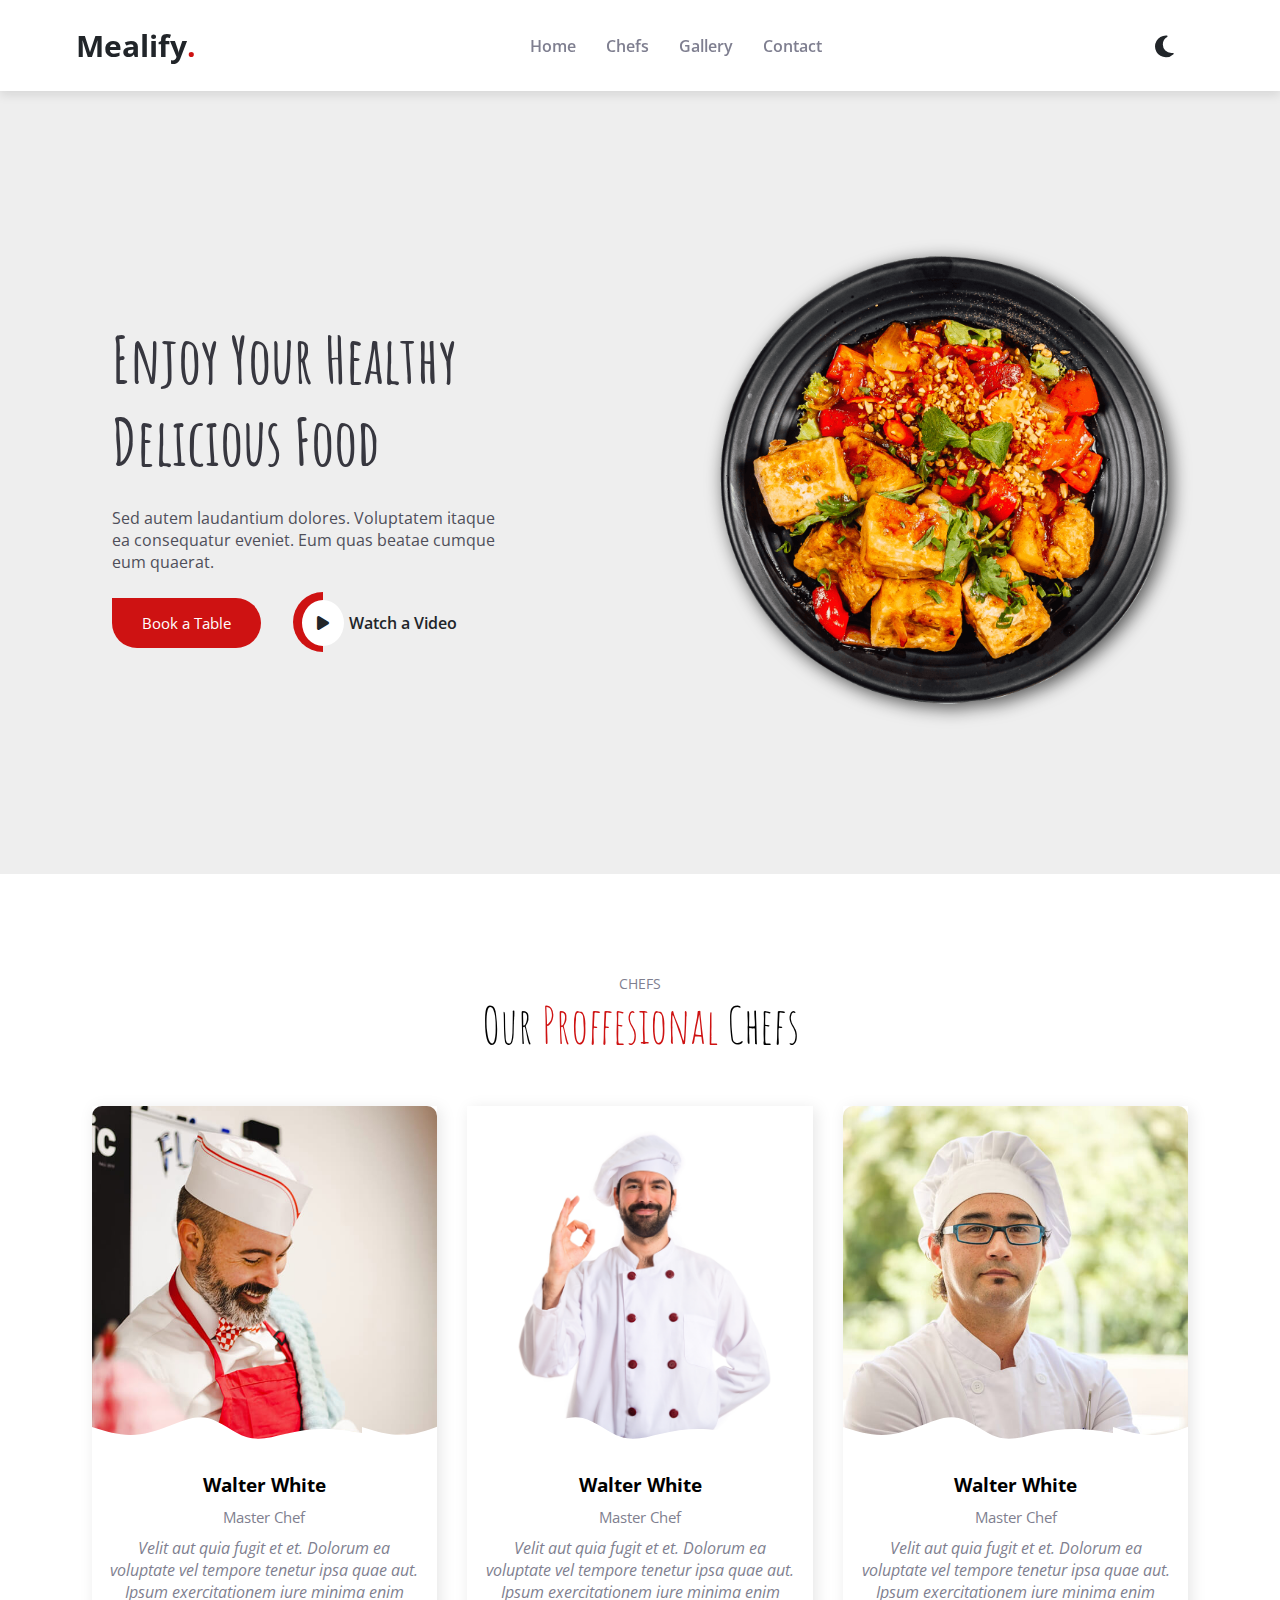
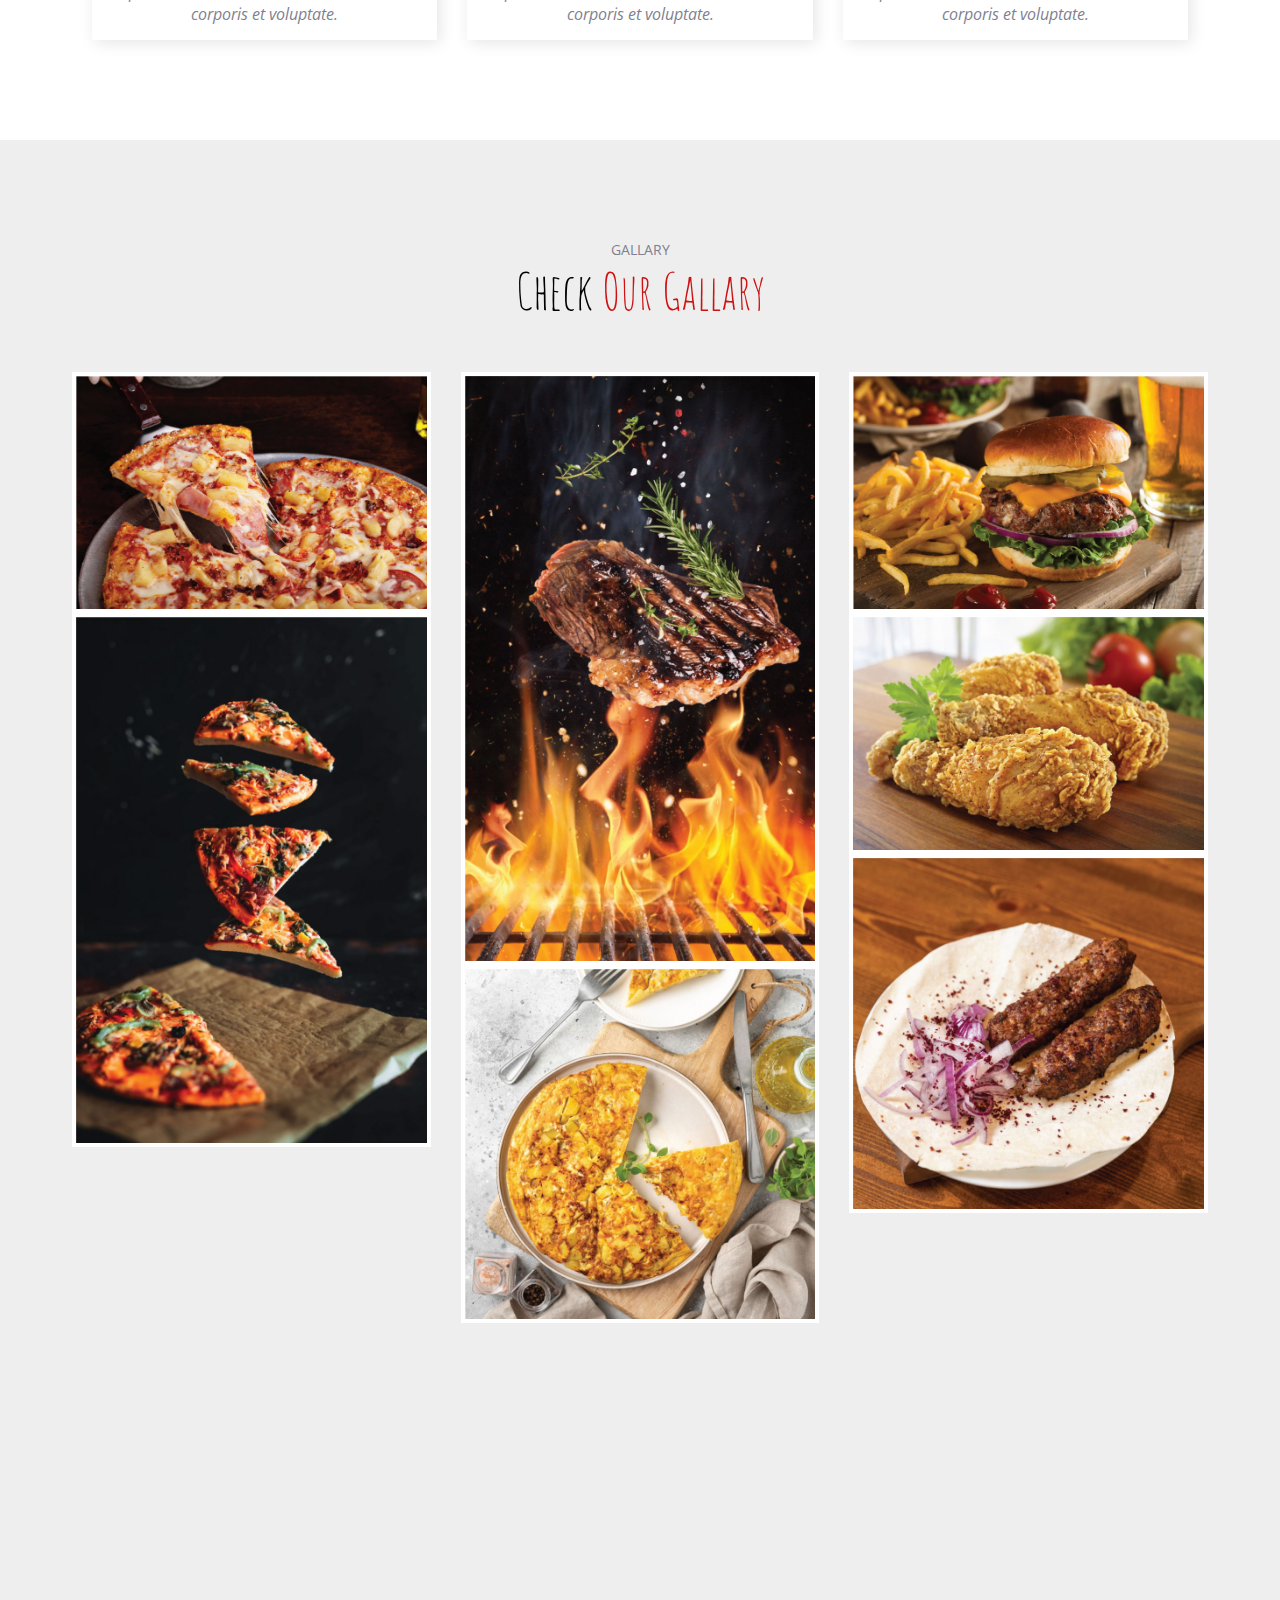
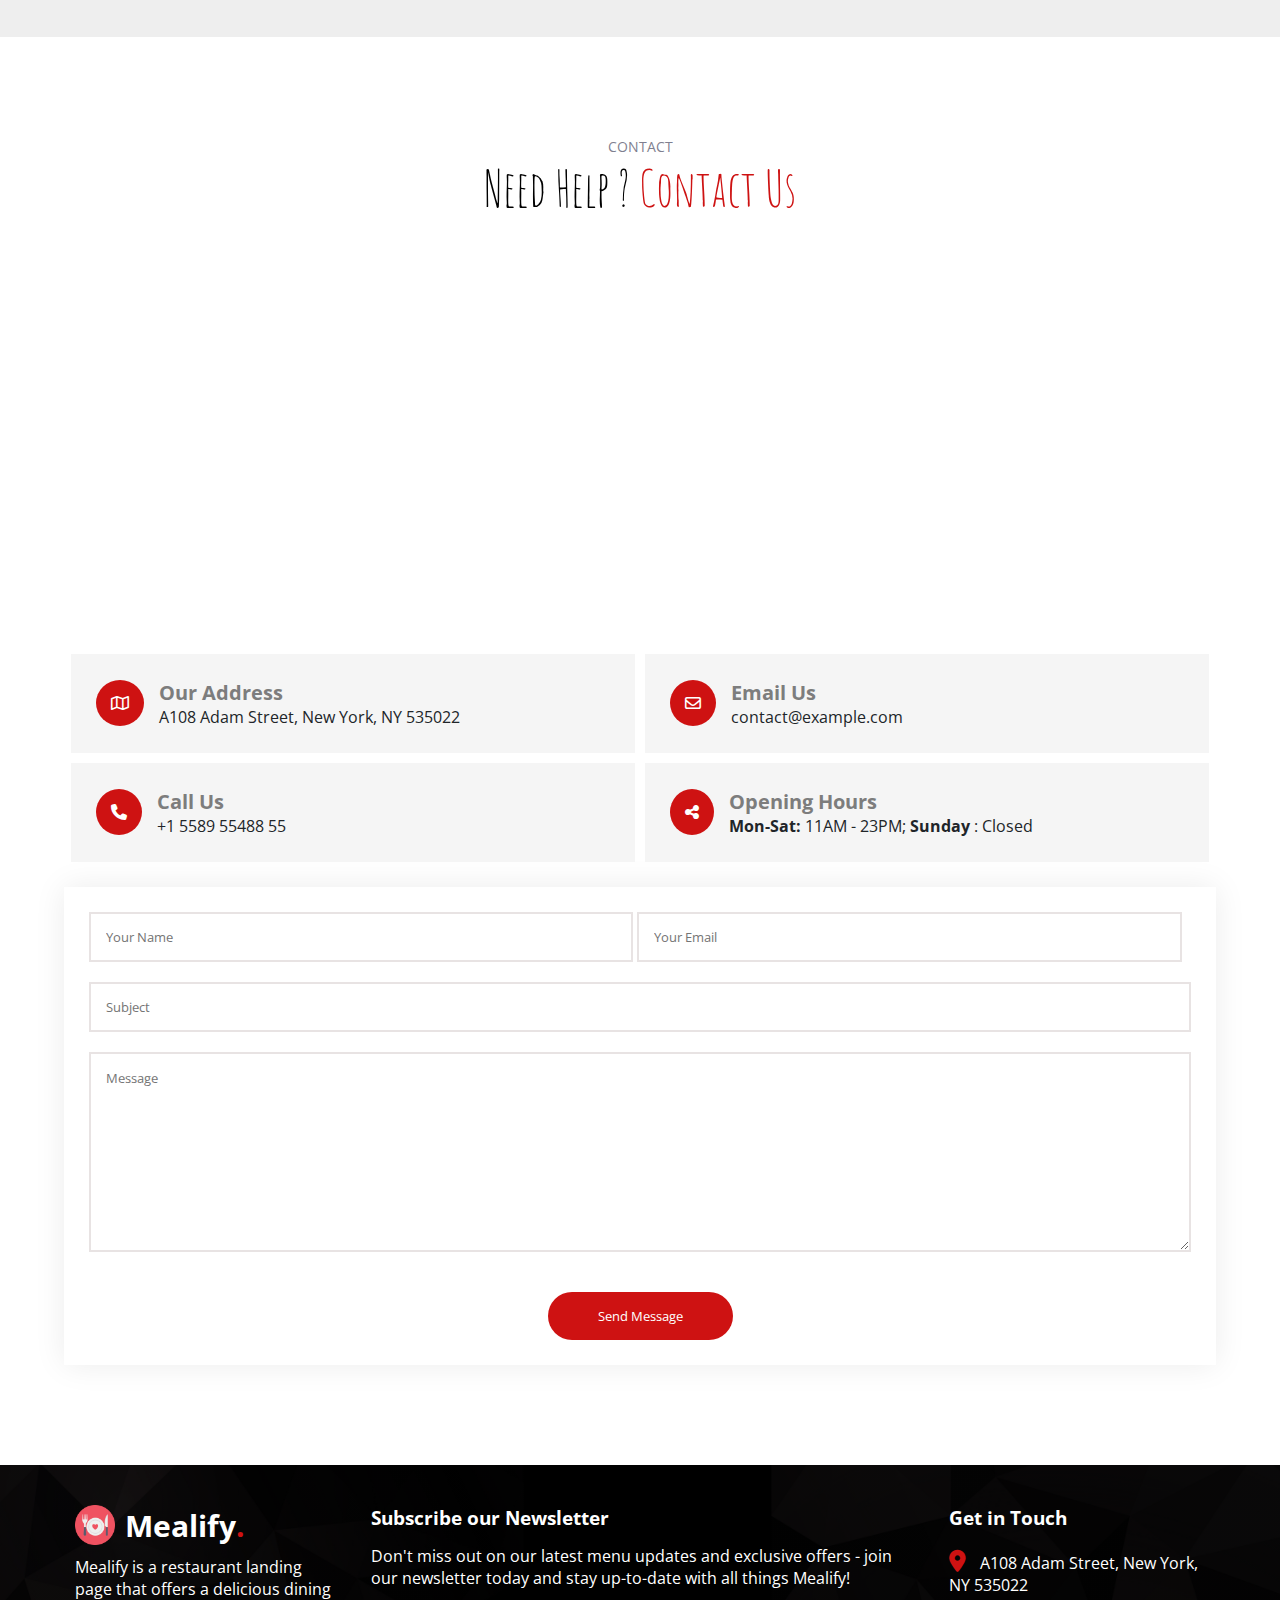
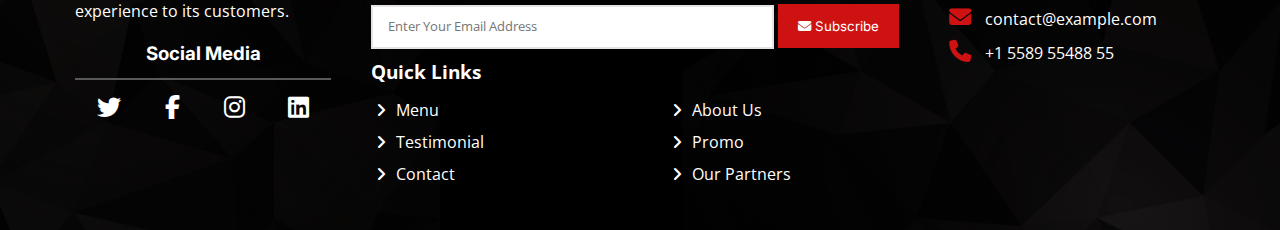
<file: index.html>
<!DOCTYPE html>
<html lang="en">
  <head>
    <meta charset="UTF-8" />
    <meta name="viewport" content="width=device-width, initial-scale=1.0" />
    <title>Mealifyy</title>
    <!-- Icon Image -->
    <link rel="icon" href="./images/favicon.png" />
    <!-- Google Fonts -->
    <link rel="preconnect" href="https://fonts.googleapis.com" />
    <link rel="preconnect" href="https://fonts.gstatic.com" crossorigin />
    <link
      href="https://fonts.googleapis.com/css2?family=Amatic+SC:wght@400;700&family=Open+Sans:ital,wght@0,300..800;1,300..800&display=swap"
      rel="stylesheet"
    />
    <link
      href="https://fonts.googleapis.com/css2?family=Inter:ital,opsz,wght@0,14..32,100..900;1,14..32,100..900&display=swap"
      rel="stylesheet"
    />
    <!-- Font Awesome Library Icons -->
    <link rel="stylesheet" href="./css/all.min.css" />
    <!-- Main Stylesheet -->
    <link rel="stylesheet" href="./css/style.css" />
  </head>
  <body>
    <!-- ---------------------------------------- Navbar Section ---------------------------------------- -->
    <div class="navBar">
      <div class="logo">
        <a href="index.html">Mealify</a>
      </div>
      <div class="links">
        <ul>
          <li><a href="#home">Home</a></li>
          <li><a href="#chefs">Chefs</a></li>
          <li><a href="#gallery">Gallery</a></li>
          <li><a href="#contact">Contact</a></li>
        </ul>
      </div>
      <div class="darkLightBtn">
        <a href="index-dark.html"><i class="fa-solid fa-moon"></i></a>
        <a href="" class="bars"><i class="fa-solid fa-bars"></i></a>
      </div>
    </div>
    <!-- ---------------------------------------- Home Section ---------------------------------------- -->
    <div class="home" id="home">
      <div class="caption">
        <h2>Enjoy Your Healthy Delicious Food</h2>
        <p>
          Sed autem laudantium dolores. Voluptatem itaque ea consequatur
          eveniet. Eum quas beatae cumque eum quaerat.
        </p>
        <div class="links">
          <a href="#contact" class="book">Book a Table</a>
          <a href="https://www.youtube.com/" class="video-btn">
            <div class="icon">
              <i class="fa-solid fa-play"></i>
            </div>
            Watch a Video
          </a>
        </div>
      </div>
      <div class="image">
        <img src="./images/hero-img.png" alt="Lunch Meal" />
      </div>
    </div>
    <!-- ----------------------------------------- Chefs Section --------------------------------------- -->
    <div class="chefs" id="chefs">
      <div class="title-container">
        <h2 class="main-heading">chefs</h2>
        <p class="main-par">Our <span>Proffesional</span> Chefs</p>
      </div>
      <div class="boxes">
        <div class="box">
          <div class="image">
            <img src="./images/chefs/chefs-1.jpg" alt="chef photo" />
          </div>
          <div class="caption">
            <h3>Walter White</h3>
            <span>Master Chef</span>
            <p>
              Velit aut quia fugit et et. Dolorum ea voluptate vel tempore
              tenetur ipsa quae aut. Ipsum exercitationem iure minima enim
              corporis et voluptate.
            </p>
          </div>
          <ul>
            <li>
              <a href="https://twitter.com/" target="_blank"
                ><i class="fa-brands fa-twitter"></i
              ></a>
            </li>
            <li>
              <a href="https://www.facebook.com/" target="_blank"
                ><i class="fa-brands fa-facebook-f"></i
              ></a>
            </li>
            <li>
              <a href="https://www.instagram.com/" target="_blank"
                ><i class="fa-brands fa-instagram"></i
              ></a>
            </li>
            <li>
              <a href="https://www.linkedin.com/" target="_blank"
                ><i class="fa-brands fa-linkedin"></i
              ></a>
            </li>
          </ul>
        </div>
        <div class="box">
          <div class="image">
            <img src="./images/chefs/chefs-2.jpg" alt="chef photo" />
          </div>
          <div class="caption">
            <h3>Walter White</h3>
            <span>Master Chef</span>
            <p>
              Velit aut quia fugit et et. Dolorum ea voluptate vel tempore
              tenetur ipsa quae aut. Ipsum exercitationem iure minima enim
              corporis et voluptate.
            </p>
          </div>
          <ul>
            <li>
              <a href="https://twitter.com/" target="_blank"
                ><i class="fa-brands fa-twitter"></i
              ></a>
            </li>
            <li>
              <a href="https://www.facebook.com/" target="_blank"
                ><i class="fa-brands fa-facebook-f"></i
              ></a>
            </li>
            <li>
              <a href="https://www.instagram.com/" target="_blank"
                ><i class="fa-brands fa-instagram"></i
              ></a>
            </li>
            <li>
              <a href="https://www.linkedin.com/" target="_blank"
                ><i class="fa-brands fa-linkedin"></i
              ></a>
            </li>
          </ul>
        </div>
        <div class="box">
          <div class="image">
            <img src="./images/chefs/chefs-3.jpg" alt="chef photo" />
          </div>
          <div class="caption">
            <h3>Walter White</h3>
            <span>Master Chef </span>
            <p>
              Velit aut quia fugit et et. Dolorum ea voluptate vel tempore
              tenetur ipsa quae aut. Ipsum exercitationem iure minima enim
              corporis et voluptate.
            </p>
          </div>
          <ul>
            <li>
              <a href="https://twitter.com/" target="_blank"
                ><i class="fa-brands fa-twitter"></i
              ></a>
            </li>
            <li>
              <a href="https://www.facebook.com/" target="_blank"
                ><i class="fa-brands fa-facebook-f"></i
              ></a>
            </li>
            <li>
              <a href="https://www.instagram.com/" target="_blank"
                ><i class="fa-brands fa-instagram"></i
              ></a>
            </li>
            <li>
              <a href="https://www.linkedin.com/" target="_blank"
                ><i class="fa-brands fa-linkedin"></i
              ></a>
            </li>
          </ul>
        </div>
      </div>
    </div>
    <!-- ----------------------------------------- Gallery Section --------------------------------------- -->
    <div class="gallery" id="gallery">
      <div class="title-container">
        <h2 class="main-heading">Gallary</h2>
        <p class="main-par">Check <span>Our Gallary</span></p>
      </div>
      <div class="boxes">
        <div class="box">
          <img src="./images/gallery/meal-1.jpg" alt="Pizza" />
          <div class="caption">
            <h2>Pizza</h2>
            <p>Hawaiian pizza with ham and pineapple</p>
          </div>
        </div>
        <div class="box">
          <img src="./images/gallery/meal-4.jpg" alt="Levitation pizza" />
          <div class="caption">
            <h2>Levitation pizza</h2>
            <p>Levitation pizza on black background.</p>
          </div>
        </div>
        <div class="box">
          <img src="./images/gallery/meal-2.jpg" alt="Beef steaks" />
          <div class="caption">
            <h2>Beef steaks</h2>
            <p>
              Tasty beef steaks flying above cast iron grate with fire flames.
            </p>
          </div>
        </div>
        <div class="box">
          <img src="./images/gallery/meal-7.jpg" alt="Frittata" />
          <div class="caption">
            <h2>Frittata</h2>
            <p>Frittata or potato pie in a ceramic plate</p>
          </div>
        </div>
        <div class="box">
          <img src="./images/gallery/meal-3.jpg" alt="Burger" />
          <div class="caption">
            <h2>Burger</h2>
            <p>grass fed bison hamburger with chips & beer</p>
          </div>
        </div>
        <div class="box">
          <img src="./images/gallery/meal-5.jpg" alt="Crispy Fried Chicken" />
          <div class="caption">
            <h2>Crispy Fried Chicken</h2>
            <p>
              Golden brown chicken legs with a crunchy coating and juicy meat
            </p>
          </div>
        </div>
        <div class="box">
          <img src="./images/gallery/meal-6.jpg" alt="Lyulya kebab" />
          <div class="caption">
            <h2>Lyulya kebab</h2>
            <p>
              Tender and juicy skewers of ground lamb or beef, flavored with
              aromatic spices and herbs
            </p>
          </div>
        </div>
      </div>
    </div>
    <!-- ----------------------------------------- Contact Section --------------------------------------- -->
    <div class="contact" id="contact">
      <div class="title-container">
        <h2 class="main-heading">Contact</h2>
        <p class="main-par">Need Help ? <span>Contact Us</span></p>
      </div>
      <div class="map-container">
        <iframe
          src="https://www.google.com/maps/embed?pb=!1m14!1m12!1m3!1d27336.657922678925!2d31.389170499999995!3d31.079639299999997!2m3!1f0!2f0!3f0!3m2!1i1024!2i768!4f13.1!5e0!3m2!1sen!2seg!4v1728722118755!5m2!1sen!2seg"
          width="1000"
          height="550"
          style="border: 0"
          allowfullscreen=""
          loading="lazy"
          referrerpolicy="no-referrer-when-downgrade"
        ></iframe>
      </div>
      <div class="boxes">
        <div class="box">
          <div class="icon"><i class="fa-regular fa-map"></i></div>
          <div class="caption">
            <h3>Our Address</h3>
            <p>A108 Adam Street, New York, NY 535022</p>
          </div>
        </div>
        <div class="box">
          <div class="icon"><i class="fa-regular fa-envelope"></i></div>
          <div class="caption">
            <h3>Email Us</h3>
            <a href="mailto:contact@example.com"><p>contact@example.com</p></a>
          </div>
        </div>
        <div class="box">
          <div class="icon"><i class="fa-solid fa-phone"></i></div>
          <div class="caption">
            <h3>Call Us</h3>
            <a href="tel:+1 5589 55488 55">
              <p>+1 5589 55488 55</p>
            </a>
          </div>
        </div>
        <div class="box">
          <div class="icon"><i class="fa-solid fa-share-nodes"></i></div>
          <div class="caption">
            <h3>Opening Hours</h3>
            <p>
              <span>Mon-Sat:</span> 11AM - 23PM; <span>Sunday</span> : Closed
            </p>
          </div>
        </div>
      </div>
      <form>
        <div class="txt-eml">
          <input type="text" class="text" placeholder="Your Name" required />
          <input type="email" class="email" placeholder="Your Email" required />
        </div>
        <input type="text" class="subject" placeholder="Subject" required />
        <textarea
          name="Message"
          id="Message"
          class="textarea"
          placeholder="Message"
        ></textarea>
        <button type="submit">Send Message</button>
      </form>
    </div>
    <!-- ----------------------------------------- Subscribe  Section --------------------------------------- -->
    <div class="subscribe">
      <div class="caption-one">
        <div class="image-logo">
          <img src="./images/favicon.png" alt="favicon" />
          <h2 class="logo">Mealify</h2>
        </div>
        <div class="caption">
          <p>
            Mealify is a restaurant landing page that offers a delicious dining
            experience to its customers.
          </p>
          <h3>Social Media</h3>
          <div class="icons">
            <a href="https://twitter.com/" target="_blank"
              ><i class="fa-brands fa-twitter"></i
            ></a>
            <a href="https://www.facebook.com/" target="_blank"
              ><i class="fa-brands fa-facebook-f"></i
            ></a>
            <a href="https://www.instagram.com/" target="_blank"
              ><i class="fa-brands fa-instagram"></i
            ></a>
            <a href="https://www.linkedin.com/" target="_blank"
              ><i class="fa-brands fa-linkedin"></i
            ></a>
          </div>
        </div>
      </div>
      <div class="caption-two">
        <h3>Subscribe our Newsletter</h3>
        <p>
          Don't miss out on our latest menu updates and exclusive offers - join
          our newsletter today and stay up-to-date with all things Mealify!
        </p>
        <form>
          <input
            type="email"
            name="emal"
            id="emal"
            placeholder="Enter Your Email Address"
          />
          <button><i class="fa-solid fa-envelope"></i> Subscribe</button>
        </form>
        <div class="quick-links">
          <h3>Quick Links</h3>
          <div class="links">
            <ul>
              <li>
                <i class="fa-solid fa-angle-right"></i><a href="">Menu</a>
              </li>
              <li>
                <i class="fa-solid fa-angle-right"></i><a href="">About Us</a>
              </li>
              <li>
                <i class="fa-solid fa-angle-right"></i
                ><a href="">Testimonial</a>
              </li>
              <li>
                <i class="fa-solid fa-angle-right"></i><a href="">Promo</a>
              </li>
              <li>
                <i class="fa-solid fa-angle-right"></i><a href="">Contact</a>
              </li>
              <li>
                <i class="fa-solid fa-angle-right"></i
                ><a href="">Our Partners</a>
              </li>
            </ul>
          </div>
        </div>
      </div>
      <div class="caption-three">
        <h3>Get in Touch</h3>
        <ul>
          <li>
            <i class="fa-solid fa-location-dot"></i>
            A108 Adam Street, New York, NY 535022
          </li>
          <li>
            <i class="fa-solid fa-envelope"></i> contact@example.com<a
              href="mailto:contact@example.com"
            ></a>
          </li>
          <li>
            <i class="fa-solid fa-phone"></i> +1 5589 55488 55<a
              href="tel:+1 5589 55488 55"
            ></a>
          </li>
        </ul>
      </div>
    </div>
  </body>
</html>
</file>
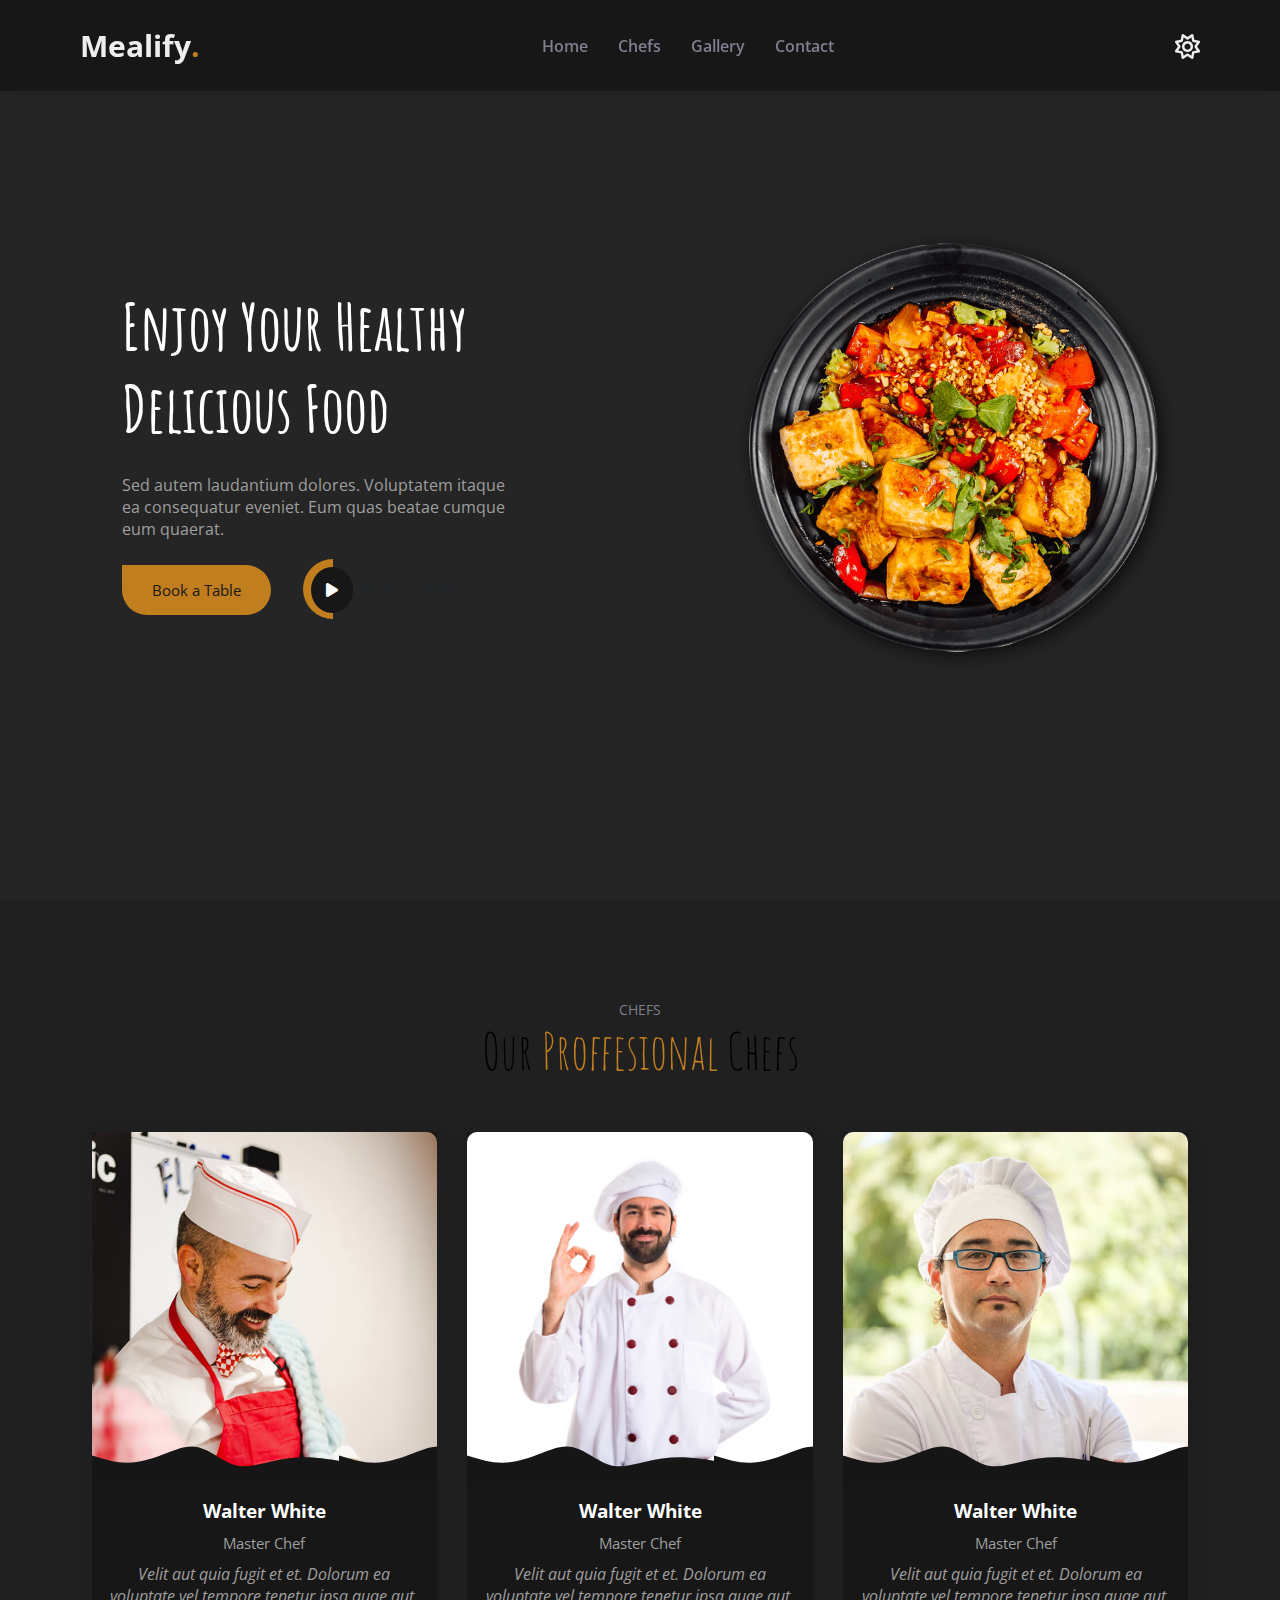
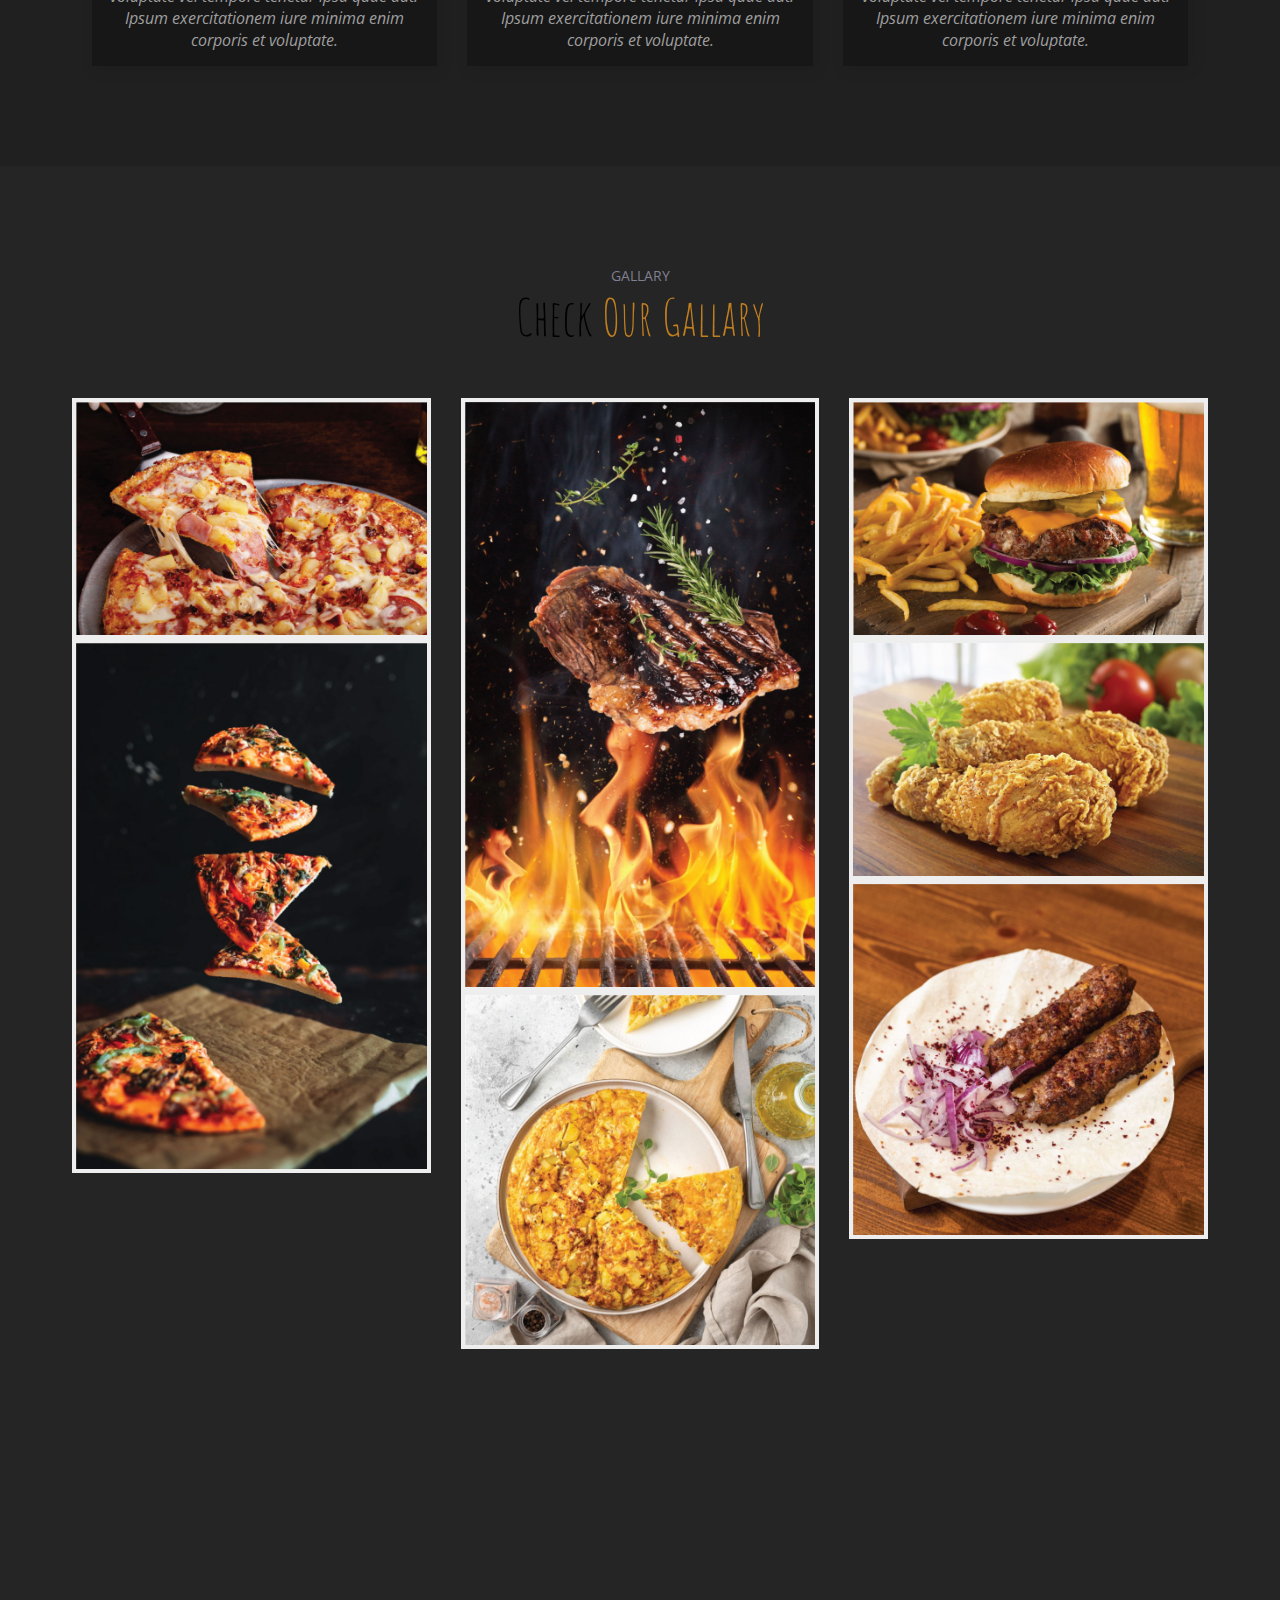
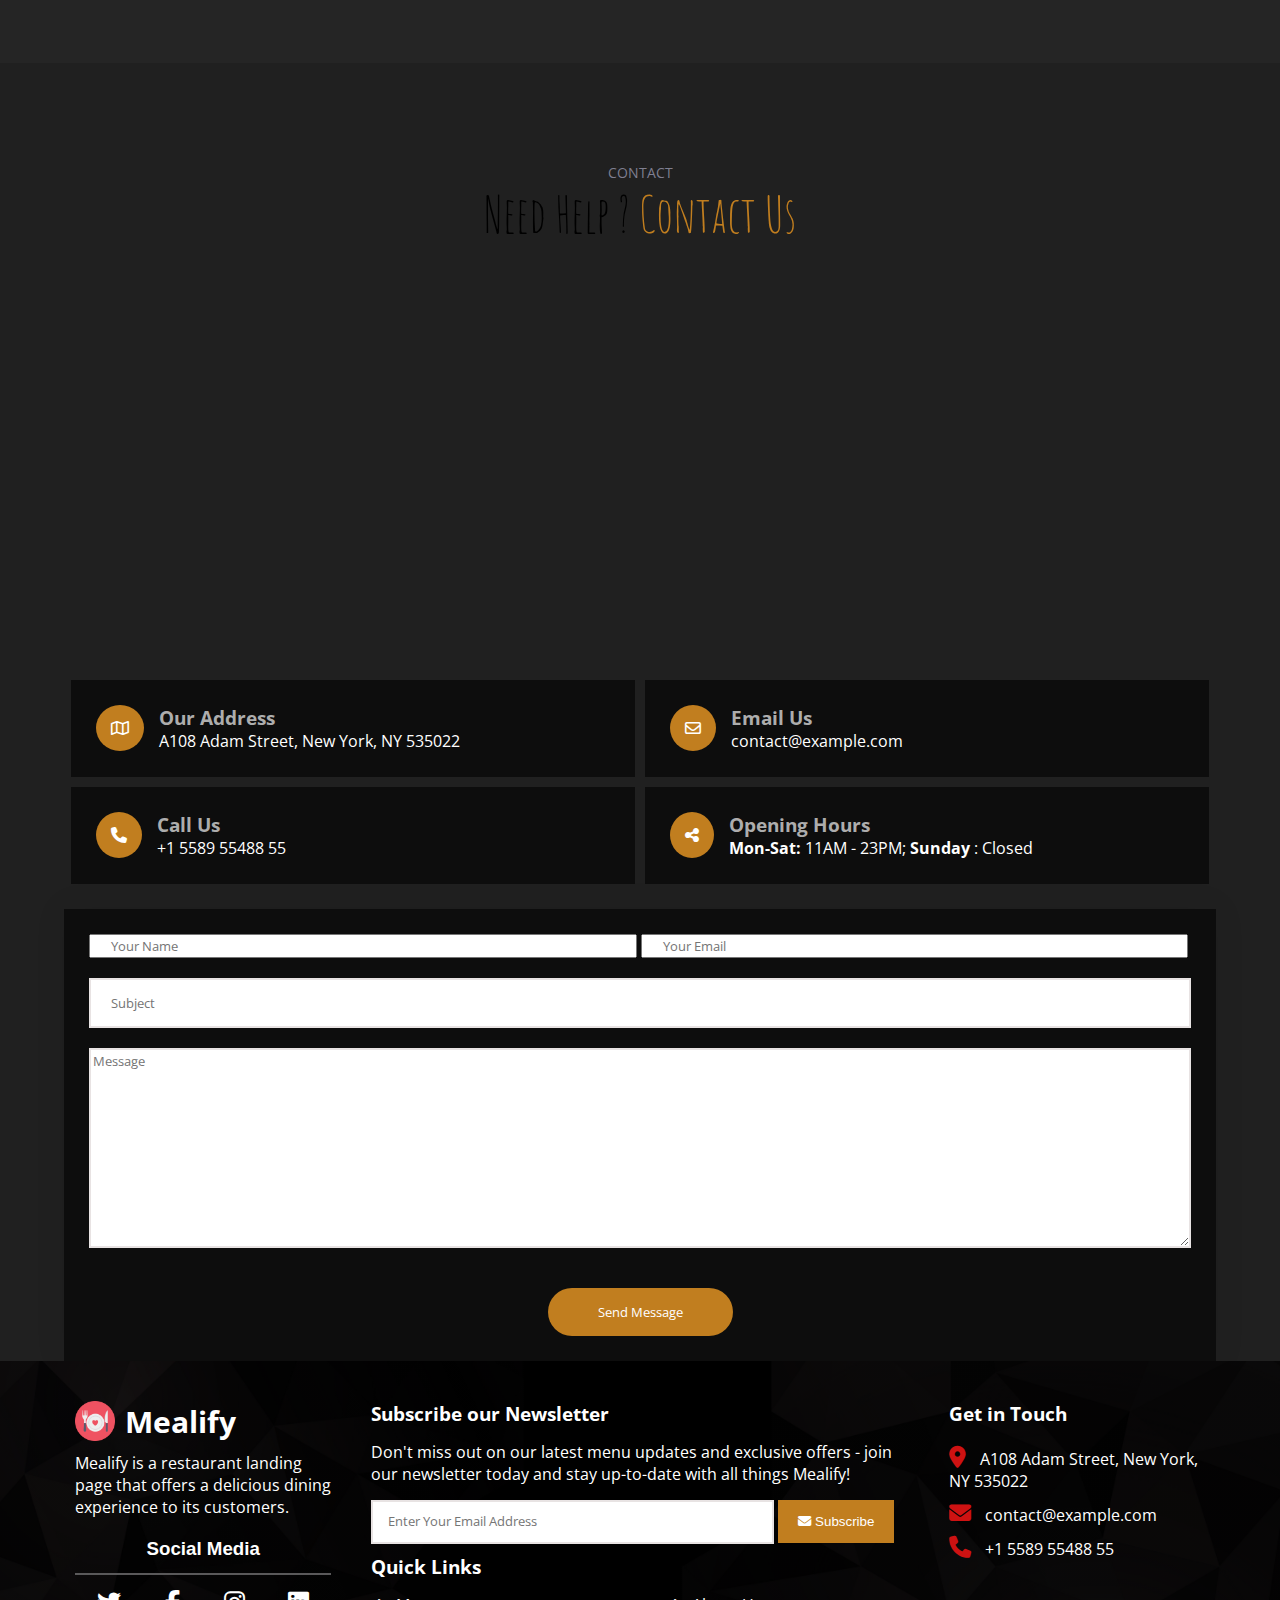
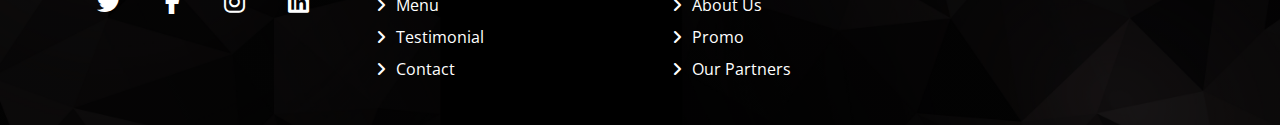
<file: index-dark.html>
<!DOCTYPE html>
<html lang="en">
  <head>
    <meta charset="UTF-8" />
    <meta name="viewport" content="width=device-width, initial-scale=1.0" />
    <title>Mealify</title>
    <!-- Icon Image -->
    <link rel="icon" href="./images/favicon.png" />
    <!-- Google Fonts -->
    <link rel="preconnect" href="https://fonts.googleapis.com" />
    <link rel="preconnect" href="https://fonts.gstatic.com" crossorigin />
    <link
      href="https://fonts.googleapis.com/css2?family=Amatic+SC:wght@400;700&family=Open+Sans:ital,wght@0,300..800;1,300..800&display=swap"
      rel="stylesheet"
    />
    <!-- Font Awesome Library Icons -->
    <link rel="stylesheet" href="./css/all.min.css" />
    <!-- Main Stylesheet -->
    <link rel="stylesheet" href="./css/style-dark.css" />
  </head>
  <body>
    <!-- ---------------------------------------- Navbar Section ---------------------------------------- -->
    <div class="navBar">
      <div class="logo">
        <a href="index.html">Mealify</a>
      </div>
      <div class="links">
        <ul>
          <li><a href="#home">Home</a></li>
          <li><a href="#chefs">Chefs</a></li>
          <li><a href="#gallery">Gallery</a></li>
          <li><a href="#contact">Contact</a></li>
        </ul>
      </div>
      <div class="darkLightBtn">
        <a href="index.html"><i class="fa-regular fa-sun"></i></a>
      </div>
    </div>
    <!-- ---------------------------------------- Home Section ---------------------------------------- -->
    <div class="home" id="home">
      <div class="caption">
        <h2>Enjoy Your Healthy Delicious Food</h2>
        <p>
          Sed autem laudantium dolores. Voluptatem itaque ea consequatur
          eveniet. Eum quas beatae cumque eum quaerat.
        </p>
        <div class="links">
          <a href="#contact" class="book">Book a Table</a>
          <a href="https://www.youtube.com/" class="video-btn">
            <div class="icon">
              <i class="fa-solid fa-play"></i>
            </div>
            Watch a Video
          </a>
        </div>
      </div>
      <div class="image">
        <img src="./images/hero-img.png" alt="Lunch Meal" />
      </div>
    </div>
    <!-- ----------------------------------------- Chefs Section --------------------------------------- -->
    <div class="chefs" id="chefs">
      <div class="title-container">
        <h2 class="main-heading">chefs</h2>
        <p class="main-par">Our <span>Proffesional</span> Chefs</p>
      </div>
      <div class="boxes">
        <div class="box">
          <div class="image">
            <img src="./images/chefs/chefs-1.jpg" alt="chef photo" />
          </div>
          <div class="caption">
            <h3>Walter White</h3>
            <span>Master Chef</span>
            <p>
              Velit aut quia fugit et et. Dolorum ea voluptate vel tempore
              tenetur ipsa quae aut. Ipsum exercitationem iure minima enim
              corporis et voluptate.
            </p>
          </div>
          <ul>
            <li>
              <a href="https://twitter.com/" target="_blank"
                ><i class="fa-brands fa-twitter"></i
              ></a>
            </li>
            <li>
              <a href="https://www.facebook.com/" target="_blank"
                ><i class="fa-brands fa-facebook-f"></i
              ></a>
            </li>
            <li>
              <a href="https://www.instagram.com/" target="_blank"
                ><i class="fa-brands fa-instagram"></i
              ></a>
            </li>
            <li>
              <a href="https://www.linkedin.com/" target="_blank"
                ><i class="fa-brands fa-linkedin"></i
              ></a>
            </li>
          </ul>
        </div>
        <div class="box">
          <div class="image">
            <img src="./images/chefs/chefs-2.jpg" alt="chef photo" />
          </div>
          <div class="caption">
            <h3>Walter White</h3>
            <span>Master Chef</span>
            <p>
              Velit aut quia fugit et et. Dolorum ea voluptate vel tempore
              tenetur ipsa quae aut. Ipsum exercitationem iure minima enim
              corporis et voluptate.
            </p>
          </div>
          <ul>
            <li>
              <a href="https://twitter.com/" target="_blank"
                ><i class="fa-brands fa-twitter"></i
              ></a>
            </li>
            <li>
              <a href="https://www.facebook.com/" target="_blank"
                ><i class="fa-brands fa-facebook-f"></i
              ></a>
            </li>
            <li>
              <a href="https://www.instagram.com/" target="_blank"
                ><i class="fa-brands fa-instagram"></i
              ></a>
            </li>
            <li>
              <a href="https://www.linkedin.com/" target="_blank"
                ><i class="fa-brands fa-linkedin"></i
              ></a>
            </li>
          </ul>
        </div>
        <div class="box">
          <div class="image">
            <img src="./images/chefs/chefs-3.jpg" alt="chef photo" />
          </div>
          <div class="caption">
            <h3>Walter White</h3>
            <span>Master Chef </span>
            <p>
              Velit aut quia fugit et et. Dolorum ea voluptate vel tempore
              tenetur ipsa quae aut. Ipsum exercitationem iure minima enim
              corporis et voluptate.
            </p>
          </div>
          <ul>
            <li>
              <a href="https://twitter.com/" target="_blank"
                ><i class="fa-brands fa-twitter"></i
              ></a>
            </li>
            <li>
              <a href="https://www.facebook.com/" target="_blank"
                ><i class="fa-brands fa-facebook-f"></i
              ></a>
            </li>
            <li>
              <a href="https://www.instagram.com/" target="_blank"
                ><i class="fa-brands fa-instagram"></i
              ></a>
            </li>
            <li>
              <a href="https://www.linkedin.com/" target="_blank"
                ><i class="fa-brands fa-linkedin"></i
              ></a>
            </li>
          </ul>
        </div>
      </div>
    </div>
    <!-- ----------------------------------------- Gallery Section --------------------------------------- -->
    <div class="gallery" id="gallery">
      <div class="title-container">
        <h2 class="main-heading">Gallary</h2>
        <p class="main-par">Check <span>Our Gallary</span></p>
      </div>
      <div class="boxes">
        <div class="box">
          <img src="./images/gallery/meal-1.jpg" alt="Pizza" />
          <div class="caption">
            <h2>Pizza</h2>
            <p>Hawaiian pizza with ham and pineapple</p>
          </div>
        </div>
        <div class="box">
          <img src="./images/gallery/meal-4.jpg" alt="Levitation pizza" />
          <div class="caption">
            <h2>Levitation pizza</h2>
            <p>Levitation pizza on black background.</p>
          </div>
        </div>
        <div class="box">
          <img src="./images/gallery/meal-2.jpg" alt="Beef steaks" />
          <div class="caption">
            <h2>Beef steaks</h2>
            <p>
              Tasty beef steaks flying above cast iron grate with fire flames.
            </p>
          </div>
        </div>
        <div class="box">
          <img src="./images/gallery/meal-7.jpg" alt="Frittata" />
          <div class="caption">
            <h2>Frittata</h2>
            <p>Frittata or potato pie in a ceramic plate</p>
          </div>
        </div>
        <div class="box">
          <img src="./images/gallery/meal-3.jpg" alt="Burger" />
          <div class="caption">
            <h2>Burger</h2>
            <p>grass fed bison hamburger with chips & beer</p>
          </div>
        </div>
        <div class="box">
          <img src="./images/gallery/meal-5.jpg" alt="Crispy Fried Chicken" />
          <div class="caption">
            <h2>Crispy Fried Chicken</h2>
            <p>
              Golden brown chicken legs with a crunchy coating and juicy meat
            </p>
          </div>
        </div>
        <div class="box">
          <img src="./images/gallery/meal-6.jpg" alt="Lyulya kebab" />
          <div class="caption">
            <h2>Lyulya kebab</h2>
            <p>
              Tender and juicy skewers of ground lamb or beef, flavored with
              aromatic spices and herbs
            </p>
          </div>
        </div>
      </div>
    </div>
    <!-- ----------------------------------------- Contact Section --------------------------------------- -->
    <div class="contact" id="contact">
      <div class="contact-container">
        <div class="title-container">
          <h2 class="main-heading">Contact</h2>
          <p class="main-par">Need Help ? <span>Contact Us</span></p>
        </div>
        <div class="map-container">
          <iframe
            src="https://www.google.com/maps/embed?pb=!1m14!1m12!1m3!1d27336.657922678925!2d31.389170499999995!3d31.079639299999997!2m3!1f0!2f0!3f0!3m2!1i1024!2i768!4f13.1!5e0!3m2!1sen!2seg!4v1728722118755!5m2!1sen!2seg"
            width="1000"
            height="550"
            style="border: 0"
            allowfullscreen=""
            loading="lazy"
            referrerpolicy="no-referrer-when-downgrade"
          ></iframe>
        </div>
        <div class="boxes">
          <div class="box">
            <div class="icon"><i class="fa-regular fa-map"></i></div>
            <div class="caption">
              <h3>Our Address</h3>
              <p>A108 Adam Street, New York, NY 535022</p>
            </div>
          </div>
          <div class="box">
            <div class="icon"><i class="fa-regular fa-envelope"></i></div>
            <div class="caption">
              <h3>Email Us</h3>
              <a href="mailto:contact@example.com"
                ><p>contact@example.com</p></a
              >
            </div>
          </div>
          <div class="box">
            <div class="icon"><i class="fa-solid fa-phone"></i></div>
            <div class="caption">
              <h3>Call Us</h3>
              <a href="tel:+1 5589 55488 55">
                <p>+1 5589 55488 55</p>
              </a>
            </div>
          </div>
          <div class="box">
            <div class="icon"><i class="fa-solid fa-share-nodes"></i></div>
            <div class="caption">
              <h3>Opening Hours</h3>
              <p>
                <span>Mon-Sat:</span> 11AM - 23PM; <span>Sunday</span> : Closed
              </p>
            </div>
          </div>
        </div>
        <form>
          <div class="txt-eml">
            <input type="text" class="text" placeholder="Your Name" required />
            <input
              type="email"
              class="email"
              placeholder="Your Email"
              required
            />
          </div>
          <input type="text" class="subject" placeholder="Subject" required />
          <textarea
            name="Message"
            id="Message"
            class="textarea"
            placeholder="Message"
          ></textarea>
          <button type="submit">Send Message</button>
        </form>
      </div>
    </div>
    <!-- ----------------------------------------- Subscribe  Section --------------------------------------- -->
    <div class="subscribe">
      <div class="caption-one">
        <div class="image-logo">
          <img src="./images/favicon.png" alt="favicon" />
          <h2 class="logo">Mealify</h2>
        </div>
        <div class="caption">
          <p>
            Mealify is a restaurant landing page that offers a delicious dining
            experience to its customers.
          </p>
          <h3>Social Media</h3>
          <div class="icons">
            <a href="https://twitter.com/" target="_blank"
              ><i class="fa-brands fa-twitter"></i
            ></a>
            <a href="https://www.facebook.com/" target="_blank"
              ><i class="fa-brands fa-facebook-f"></i
            ></a>
            <a href="https://www.instagram.com/" target="_blank"
              ><i class="fa-brands fa-instagram"></i
            ></a>
            <a href="https://www.linkedin.com/" target="_blank"
              ><i class="fa-brands fa-linkedin"></i
            ></a>
          </div>
        </div>
      </div>
      <div class="caption-two">
        <h3>Subscribe our Newsletter</h3>
        <p>
          Don't miss out on our latest menu updates and exclusive offers - join
          our newsletter today and stay up-to-date with all things Mealify!
        </p>
        <form>
          <input
            type="email"
            name="emal"
            id="emal"
            placeholder="Enter Your Email Address"
          />
          <button><i class="fa-solid fa-envelope"></i> Subscribe</button>
        </form>
        <div class="quick-links">
          <h3>Quick Links</h3>
          <div class="links">
            <ul>
              <li>
                <i class="fa-solid fa-angle-right"></i><a href="">Menu</a>
              </li>
              <li>
                <i class="fa-solid fa-angle-right"></i><a href="">About Us</a>
              </li>
              <li>
                <i class="fa-solid fa-angle-right"></i
                ><a href="">Testimonial</a>
              </li>
              <li>
                <i class="fa-solid fa-angle-right"></i><a href="">Promo</a>
              </li>
              <li>
                <i class="fa-solid fa-angle-right"></i><a href="">Contact</a>
              </li>
              <li>
                <i class="fa-solid fa-angle-right"></i
                ><a href="">Our Partners</a>
              </li>
            </ul>
          </div>
        </div>
      </div>
      <div class="caption-three">
        <h3>Get in Touch</h3>
        <ul>
          <li>
            <i class="fa-solid fa-location-dot"></i>
            A108 Adam Street, New York, NY 535022
          </li>
          <li>
            <i class="fa-solid fa-envelope"></i> contact@example.com<a
              href="mailto:contact@example.com"
            ></a>
          </li>
          <li>
            <i class="fa-solid fa-phone"></i> +1 5589 55488 55<a
              href="tel:+1 5589 55488 55"
            ></a>
          </li>
        </ul>
      </div>
    </div>
  </body>
</html>
</file>
<file: css/style.css>
/* Global */
:root {
  --h2Fonts: "Amatic SC", sans-serif;
  --firstBackgroundLightColor: #fff;
  --SecondBackgroundLightColor: #eeeeee;
  --firstBackgrounDarkColor: #171717;
  --SecondBackgroundDarkColor: #252525;
  --mainLightColor: #ce1212;
  --mainDarkColor: #c17e1f;
  --blackColor: rgb(33, 37, 41);
  --transitionDur: 0.5s;
}

::-webkit-scrollbar {
  width: 12px;
}

::-webkit-scrollbar-track {
  background: #f1f1f1;
  border-radius: 10px;
}

::-webkit-scrollbar-thumb {
  background: #1d1d1d;
  border-radius: 10px;
}

::-webkit-scrollbar-corner {
  background: transparent;
}

* {
  margin: 0;
  box-sizing: border-box;
  font-family: "Open Sans", sans-serif;
}

body {
  scroll-behavior: smooth;
}

li {
  list-style: none;
}

a {
  text-decoration: none;
}

.title-container {
  text-align: center;
  padding: 100px 0 50px 0;
}

.title-container h2.main-heading {
  color: rgb(127, 127, 144);
  font-size: 14px;
  font-weight: 400;
  text-transform: uppercase;
}

.title-container p.main-par,
.title-container p.main-par span {
  font-family: var(--h2Fonts);
  font-size: 50px;
}

.title-container p.main-par span {
  color: var(--mainLightColor);
}
/* -------------------------------------------- Navbar Section -------------------------------------------- */
.navBar {
  display: flex;
  justify-content: space-around;
  align-items: center;
  padding: 25px 0;
  gap: 0 150px;
  background-color: white;
  box-shadow: 0px 4px 10px rgba(0, 0, 0, 0.1);
  position: sticky;
  right: 0;
  left: 0;
  top: 0;
  z-index: 100;
}

.navBar .logo {
  font-size: 30px;
  font-weight: 700;
  position: relative;
}

.logo::after {
  content: ".";
  position: absolute;
  color: var(--mainLightColor);
}

.navBar .logo a {
  color: var(--blackColor);
}

.navBar ul {
  display: flex;
}

.navBar ul li a {
  margin-right: 30px;
  color: #7f7f90;
  font-weight: 600;
  position: relative;
  transition: all var(--transitionDur);
}

.navBar ul li a::after {
  content: "";
  position: absolute;
  background-color: var(--mainLightColor);
  width: 0;
  height: 3px;
  left: 0;
  bottom: -10px;
  transition: all var(--transitionDur);
}

.navBar ul li a:hover::after {
  width: 100%;
}

.navBar ul li a:hover {
  color: rgb(0, 0, 0);
}

.navBar .darkLightBtn a {
  font-weight: 900;
  font-size: 25px;
  color: var(--blackColor);
  padding-right: 30px;
}

.navBar .bars {
  display: none;
}

@media all and (max-width: 1200px) {
  .navBar .bars {
    display: inline;
  }

  .navBar {
    overflow: hidden;
  }
  .navBar ul {
    position: absolute;
    right: -100px;
    flex-direction: column;
    gap: 25px 0;
    transition: all var(--transitionDur);
  }

  /* .menu-container:hover .links ul {
    right: 0;
  } */
}

/* -------------------------------------------- Home Section -------------------------------------------- */
.home {
  background-color: var(--SecondBackgroundLightColor);
  display: flex;
  height: 87vh;
  align-items: center;
  justify-content: space-around;
}

.home .caption {
  width: 30%;
}

.home .caption .icon {
  width: 1.4375rem;
  display: flex;
  justify-content: center;
  align-items: center;
  font-size: 1rem;
  margin-right: 0.3125rem;
  position: relative;
}

.video-btn {
  display: flex;
  align-items: center;
  font-family: "Open Sans", sans-serif;
  font-weight: 600;
  color: rgb(33, 37, 41);
  text-decoration: none;
  gap: 10px;
  font-size: 16px;
  white-space: nowrap;
  transition: all var(--transitionDur);
}

.home .caption .icon i {
  font-size: 1rem;
  border: 15px solid #fff;
  border-radius: 50%;
  z-index: 1000;
  background-color: #fff;
}

.home .caption .icon::after {
  content: "";
  position: absolute;
  left: -33px;
  top: 7px;
  width: 60px;
  height: 30px;
  border-radius: 100px 100px 0 0;
  transform: rotate(-90deg);
  background-color: var(--mainLightColor);
  z-index: 0;
}

.home .caption .links {
  display: flex;
  align-items: center;
  gap: 50px;
  font-family: "Open Sans", sans-serif;
}

.home .caption .links .video-btn:hover {
  color: var(--mainLightColor);
}

.home .caption h2 {
  font-family: var(--h2Fonts);
  font-weight: 700;
  font-size: 65px;
  color: rgb(55, 55, 63);
}

.home .caption p {
  font-family: "Open Sans", sans-serif;
  color: rgb(79, 79, 90);
  margin: 25px 0;
}

.home .caption a.book {
  color: var(--firstBackgroundLightColor);
  padding: 15px 30px;
  background-color: var(--mainLightColor);
  font-size: 15px;
  border-radius: 0 50px 50px 50px;
  transition: all var(--transitionDur);
}

.home .caption a.book:hover {
  background-color: #e61414;
}

.home .image {
  width: 35%;
}

.home img {
  width: 100%;
  filter: drop-shadow(4px 4px 9px #000a);
}

.home img:hover {
  animation: vibration 0.9s infinite;
}
@media all and (max-width: 992px) {
  .home .image {
    width: 100%;
  }

  .home .caption {
    /* width: 100%; */
  }
}

/* -------------------------------------------- Chefs Section -------------------------------------------- */
.chefs .boxes {
  display: flex;
  justify-content: center;
  gap: 0 30px;
  margin-bottom: 100px;
}

.chefs .boxes .box {
  position: relative;
  width: 27%;
  text-align: center;
  box-shadow: 3px 3px 15px 0px rgba(0, 0, 0, 0.1);
  transition: transform var(--transitionDur);
  overflow: hidden;
}

.chefs .boxes .box ul {
  position: absolute;
  padding: 0;
  top: 30px;
  right: -50px;
  border-radius: 5px;
  padding: 10px 0;
  background-color: #fff4;
  transition: right 300ms 0.3s;
}

.chefs .boxes .box ul li {
  font-size: 18px;
  padding: 8px 15px;
}

.chefs .boxes .box ul li i {
  color: #37373f66;
  transition: color var(--transitionDur);
}

.chefs .boxes .box ul li i:hover {
  color: #37373fe6;
}

.chefs .boxes .box:hover {
  transform: scale(1.07);
}

.chefs .boxes .box:hover ul {
  right: 10px;
}

.chefs .boxes .image {
  position: relative;
}

.chefs .boxes .box .image::before {
  content: "";
  position: absolute;
  bottom: 0;
  left: 0;
  background-image: url("../images/team-shape.svg");
  background-repeat: repeat-x;
  width: 100%;
  height: 60px;
  z-index: 100;
}

.chefs .boxes .box img {
  width: 100%;
  border-radius: 10px;
  position: relative;
}

.chefs .boxes .box .caption {
  padding: 15px;
}

.chefs .boxes .box .caption p,
span {
  color: rgb(127, 127, 144);
}

.chefs .boxes .box .caption span {
  display: block;
  margin: 10px;
  font-size: 15px;
}

.chefs .boxes .box .caption p {
  font-style: italic;
}

/* -------------------------------------------- gallery Section -------------------------------------------- */

.gallery {
  background-color: #eeeeee;
  padding-bottom: 100px;
}

.gallery .boxes {
  display: flex;
  flex-direction: column;
  align-content: center;
  gap: 0 30px;
  flex-wrap: wrap;
  height: 1165px;
}

.gallery .boxes .box {
  width: 28%;
  border: 4px solid var(--firstBackgroundLightColor);
  text-align: center;
  position: relative;
  overflow: hidden;
}

.gallery .boxes .box .caption p {
  color: rgb(221, 221, 221);
  width: 90%;
}

.gallery .boxes .box:hover img {
  transform: scale(1.1);
}

.gallery .boxes .box:hover .caption {
  bottom: 0;
}

.gallery .boxes img {
  width: 100%;
  display: block;
  transition: all var(--transitionDur);
}

.gallery .boxes .box .caption {
  background-color: #00000096;
  color: var(--firstBackgroundLightColor);
  position: absolute;
  display: flex;
  justify-content: center;
  align-items: center;
  flex-direction: column;
  bottom: -700px;
  width: 100%;
  height: 100%;
  left: 0;
  right: 0;
  transition: all var(--transitionDur);
}

/* -------------------------------------------- Contact Section -------------------------------------------- */

.contact {
  width: 90%;
  margin: 0 auto 100px auto;
}

.contact .map-container {
  display: flex;
  justify-content: center;
  align-items: center;
  width: 100%;
  height: 100%;
  margin-bottom: 30px;
}

.contact iframe {
  border: 0;
  width: 98%;
  height: 350px;
}

.contact .boxes {
  display: flex;
  flex-wrap: wrap;
  justify-content: center;
  width: 100%;
}

.contact .boxes .box {
  display: flex;
  margin: 5px;
  align-items: center;
  width: 49%;
  background-color: #f5f5f5;
  padding: 25px;
}

.contact .boxes .box .icon i {
  background-color: var(--mainLightColor);
  color: var(--firstBackgroundLightColor);
  padding: 15px;
  margin-right: 15px;
  border-radius: 50%;
}

.contact .boxes .box .caption p,
a {
  color: rgb(33, 37, 41);
}

.contact .boxes .box .caption p span {
  font-weight: 700;
  color: rgb(33, 37, 41);
}

.contact .boxes .box .caption h3 {
  color: #7d7d7d;
  font-size: 20px;
}

/* --------- Form --------- */
.contact form {
  display: flex;
  flex-direction: column;
  gap: 20px 10px;
  margin-top: 20px;
  padding: 25px;
  box-shadow: 0 0 1.875rem #00000014;
}

.contact input {
  padding-left: 10px;
  box-sizing: border-box;
}

.contact form :is(input, textarea) {
  padding: 15px 15px;
  font-family: inherit;
  line-height: 1.5;
  border: 2px solid hsl(0, calc(0% + 10%), calc(100% - 10%));
  color: #212529;
  transition: border-color var(--transitionDur);
}

.contact form textarea {
  height: 200px;
}

.contact form .txt-eml .text,
.email {
  width: 49.4%;
  height: 50px;
  border: 2px solid #e8e3e3;
}

.contact .subject,
textarea {
  width: 100%;
  height: 50px;
  border: 2px solid #e8e3e3;
}

.contact input.text:focus,
.contact input.email:focus,
.contact input.subject:focus,
.contact textarea:focus {
  border: 2px solid #ce1212;
  outline: none;
  box-shadow: none;
}

.contact form button {
  border: none;
  background-color: var(--mainLightColor);
  padding: 15px 50px;
  margin: auto;
  border-radius: 30px;
  color: var(--firstBackgroundLightColor);
  width: fit-content;
  margin-top: 20px;
  cursor: pointer;
  transition: background-color var(--transitionDur);
}

/* ----------------------------------------------------- Subscribe  ------------------------------------------------------ */

.subscribe {
  position: relative;
  background-image: linear-gradient(#0009, #0009),
    url("../images/textured-metal-background.jpg");
  background-size: cover;
  background-position: center;
  display: flex;
  color: var(--firstBackgroundLightColor);
  gap: 40px;
  padding: 40px 0;
  justify-content: center;
}

/* ---------------------- Caption One ---------------------- */
.subscribe .caption-one {
  width: 20%;
}

.subscribe .caption-one .image-logo {
  display: flex;
  gap: 0 10px;
}

.subscribe .caption-one .image-logo img {
  width: 40px;
  height: 40px;
}

.subscribe .caption-one .image-logo h2 {
  font-size: 30px;
}

.subscribe .caption h3 {
  position: relative;
  text-align: center;
  padding: 20px 0 30px 0;
  font-family: "Inter", sans-serif;
}

.subscribe .caption p {
  padding: 10px 0 0 0;
}

.subscribe .caption .icons {
  display: flex;
  justify-content: space-around;
}

.subscribe .caption h3::after {
  content: "";
  position: absolute;
  width: 100%;
  height: 2px;
  background-color: #5a595a;
  left: 0;
  right: 0;
  bottom: 15px;
}

.subscribe .caption .icons a i {
  color: #fff;
  font-size: 24px;
}

/* ---------------------- Caption Two ---------------------- */

.subscribe .caption-two {
  width: 42%;
}

.subscribe .caption-two .quick-links .links ul {
  display: flex;
  flex-wrap: wrap;
  justify-content: space-between;
  padding: 0;
}
.subscribe .caption-two .quick-links .links ul li {
  position: relative;
  width: 45%;
  padding: 5px;
  transition: all var(--transitionDur);
}

.subscribe .caption-two .quick-links .links ul li:hover {
  transform: translate(10px);
  background-color: #222;
}

.subscribe .caption-two .quick-links .links ul li a {
  color: #fff;
}

.subscribe .caption-two .quick-links .links ul li i {
  padding-right: 10px;
}

.subscribe .caption-two .quick-links h3 {
  padding: 10px 0;
}

.subscribe .caption-two p {
  padding: 15px 0;
}

.subscribe .caption-two form input {
  width: 75%;
}

.subscribe .caption-two form button {
  border: none;
  padding: 14px 20px;
  background-color: var(--mainLightColor);
  color: #fff;
  font-family: "Inter", sans-serif;
  cursor: pointer;
  transition: all var(--transitionDur);
}

.subscribe .caption-two form button:hover {
  background-color: #e51414;
}

.subscribe .caption-two form input:focus {
  outline: none;
}

.subscribe form :is(input) {
  padding: 10px 15px;
  line-height: 1.5;
  border: 2px solid hsl(0, calc(0% + 10%), calc(100% - 10%));
  color: #212529;
  transition: border-color var(--transitionDur);
}

/* ---------------------- Caption Three ---------------------- */

.subscribe .caption-three {
  width: 20%;
}

.subscribe .caption-three ul {
  padding: 0;
  padding-top: 10px;
}

.subscribe .caption-three ul li {
  padding-top: 10px;
}

.subscribe .caption-three ul li i {
  color: var(--mainLightColor);
  font-size: 22px;
  padding-right: 10px;
}

/* ----------------------------------------------------- Keyframes  ------------------------------------------------------ */

@keyframes vibration {
  0% {
    transform: rotate(0deg) translate(0px);
  }
  10% {
    transform: rotate(-1deg) translate(-1px);
  }
  20% {
    transform: rotate(1deg) translate(-2px);
  }
  30% {
    transform: rotate(0deg) translate(-3px);
  }
  40% {
    transform: rotate(1deg) translate(0px);
  }
  50% {
    transform: rotate(-1deg) translate(1px);
  }
  60% {
    transform: rotate(0deg) translate(2px);
  }
  70% {
    transform: rotate(-1deg) translate(3px);
  }
  80% {
    transform: rotate(1deg) translate(0px);
  }
  90% {
    transform: rotate(0deg) translate(-1px);
  }
  100% {
    transform: rotate(-1deg) translate(-2px);
  }
}

/* :root :has(#dark:target) .home {
  color: red;
} */
</file>
<file: css/style-dark.css>
/* Global */
:root {
  --h2Fonts: "Amatic SC", sans-serif;
  --firstBackgroundLightColor: #fff;
  --SecondBackgroundLightColor: #eeeeee;
  --firstBackgrounDarkColor: #171717;
  --SecondBackgroundDarkColor: #252525;
  --thirdBackgroundDarkColor: #202020;
  --mainLightColor: #ce1212;
  --mainDarkColor: #c17e1f;
  --blackColor: rgb(33, 37, 41);
  --transitionDur: 0.5s;
}

::-webkit-scrollbar {
  width: 12px;
}

::-webkit-scrollbar-track {
  background: #f1f1f1;
  border-radius: 10px;
}

::-webkit-scrollbar-thumb {
  background: #1d1d1d;
  border-radius: 10px;
}

::-webkit-scrollbar-corner {
  background: transparent;
}

* {
  margin: 0;
  box-sizing: border-box;
  font-family: "Open Sans", sans-serif;
}

body {
  scroll-behavior: smooth;
}

li {
  list-style: none;
}

a {
  text-decoration: none;
}

.title-container {
  text-align: center;
  padding: 100px 0 50px 0;
}

.title-container h2.main-heading {
  color: rgb(127, 127, 144);
  font-size: 14px;
  font-weight: 400;
  text-transform: uppercase;
}

.title-container p.main-par,
.title-container p.main-par span {
  font-family: var(--h2Fonts);
  font-size: 50px;
}

.title-container p.main-par span {
  color: var(--mainDarkColor);
}
/* -------------------------------------------- Navbar Section -------------------------------------------- */
.navBar {
  display: flex;
  justify-content: space-around;
  align-items: center;
  padding: 25px 0;
  gap: 0 150px;
  background-color: var(--firstBackgrounDarkColor);
  box-shadow: 0px 4px 10px rgba(0, 0, 0, 0.1);
  position: fixed;
  right: 0;
  left: 0;
  top: 0;
  z-index: 100;
}

.navBar .logo {
  font-size: 30px;
  font-weight: 700;
  position: relative;
}

.navBar .logo::after {
  content: ".";
  position: absolute;
  color: var(--mainDarkColor);
}

.navBar .logo a {
  color: var(--SecondBackgroundLightColor);
}

.navBar .links ul {
  display: flex;
}

.navBar .links ul li a {
  margin-right: 30px;
  color: #7f7f90;
  font-weight: 600;
  position: relative;
  transition: all var(--transitionDur);
}

.navBar .links ul li a::after {
  content: "";
  position: absolute;
  background-color: var(--mainDarkColor);
  width: 0;
  height: 3px;
  left: 0;
  bottom: -10px;
  transition: all var(--transitionDur);
}

.navBar .links ul li a:hover::after {
  width: 100%;
  color: rgb(0, 0, 0);
}

.navBar .links ul li a:hover {
  color: var(--SecondBackgroundLightColor);
}

.navBar .darkLightBtn a {
  font-weight: 900;
  font-size: 25px;
  color: var(--SecondBackgroundLightColor);
}
/* -------------------------------------------- Home Section -------------------------------------------- */
.home {
  background-color: var(--SecondBackgroundDarkColor);
  display: flex;
  height: 100vh;
  align-items: center;
  justify-content: space-around;
}

.home .caption {
  width: 30%;
}

.home .caption .icon {
  width: 1.4375rem;
  display: flex;
  justify-content: center;
  align-items: center;
  font-size: 1rem;
  margin-right: 0.3125rem;
  position: relative;
}

.video-btn {
  display: flex;
  align-items: center;
  font-family: "Open Sans", sans-serif;
  font-weight: 600;
  color: rgb(33, 37, 41);
  text-decoration: none;
  gap: 10px;
  font-size: 16px;
  white-space: nowrap;
  transition: all var(--transitionDur);
}

.home .caption .icon i {
  font-size: 1rem;
  border: 15px solid var(--firstBackgrounDarkColor);
  border-radius: 50%;
  z-index: 1000;
  color: #fff;
  background-color: var(--firstBackgrounDarkColor);
}

.home .caption .icon::after {
  content: "";
  position: absolute;
  left: -33px;
  top: 7px;
  width: 60px;
  height: 30px;
  border-radius: 100px 100px 0 0;
  transform: rotate(-90deg);
  background-color: var(--mainDarkColor);
  z-index: 0;
}

.home .caption .links {
  display: flex;
  align-items: center;
  gap: 50px;
  font-family: "Open Sans", sans-serif;
}

.home .caption .links .video-btn:hover {
  color: var(--mainDarkColor);
}

.home .caption h2 {
  font-family: var(--h2Fonts);
  font-weight: 700;
  font-size: 65px;
  color: #fff;
}

.home .caption p {
  font-family: "Open Sans", sans-serif;
  color: #9f9f9f;
  margin: 25px 0;
}

.home .caption a.book {
  color: var(--firstBackgrounDarkColor);
  padding: 15px 30px;
  background-color: var(--mainDarkColor);
  font-size: 15px;
  border-radius: 0 50px 50px 50px;
  transition: all var(--transitionDur);
}

.home .caption a.book:hover {
  background-color: #d78c23;
}

.home .image {
  width: 32%;
}

.home img {
  width: 100%;
  filter: drop-shadow(4px 4px 9px #000a);
}

.home img:hover {
  animation: vibration 0.9s infinite;
}

/* -------------------------------------------- Chefs Section -------------------------------------------- */
.chefs {
  background-color: var(--thirdBackgroundDarkColor);
}

.chefs .boxes {
  display: flex;
  justify-content: center;
  gap: 0 30px;
  padding-bottom: 100px;
}

.chefs .boxes .box {
  position: relative;
  width: 27%;
  background-color: var(--firstBackgrounDarkColor);
  text-align: center;
  box-shadow: 3px 3px 15px 0px rgba(0, 0, 0, 0.1);
  transition: transform var(--transitionDur);
  overflow: hidden;
}

.chefs .boxes .box ul {
  position: absolute;
  padding: 0;
  top: 30px;
  right: -50px;
  border-radius: 5px;
  padding: 10px 0;
  background-color: #ffffff4d;
  transition: right 0.3s 0.5s;
}

.chefs .boxes .box ul li {
  font-size: 18px;
  padding: 8px 15px;
}

.chefs .boxes .box ul li i {
  color: #37373f66;
  transition: color var(--transitionDur);
}

.chefs .boxes .box ul li i:hover {
  color: #37373fe6;
}

.chefs .boxes .box:hover {
  transform: scale(1.07);
}

.chefs .boxes .box:hover ul {
  right: 10px;
}

.chefs .boxes .image {
  position: relative;
}

.chefs .boxes .box .image::before {
  content: "";
  position: absolute;
  bottom: 0;
  left: 0;
  background-image: url("../images/team-shape-dark.svg");
  background-repeat: repeat-x;
  width: 100%;
  height: 55px;
  z-index: 100;
}

.chefs .boxes .box img {
  width: 100%;
  border-radius: 10px;
  position: relative;
}

.chefs .boxes .box .caption {
  padding: 15px;
}
.chefs .boxes .box .caption h3 {
  color: #fff;
}

.chefs .boxes .box .caption p,
span {
  color: rgb(159, 159, 159);
}

.chefs .boxes .box .caption span {
  display: block;
  margin: 10px;
  font-size: 15px;
}

.chefs .boxes .box .caption p {
  font-style: italic;
}

/* -------------------------------------------- gallery Section -------------------------------------------- */

.gallery {
  background-color: var(--SecondBackgroundDarkColor);
  padding-bottom: 100px;
}

.gallery .boxes {
  display: flex;
  flex-direction: column;
  align-content: center;
  gap: 0 30px;
  flex-wrap: wrap;
  height: 1165px;
}

.gallery .boxes .box {
  width: 28%;
  border: 4px solid var(--SecondBackgroundLightColor);
  text-align: center;
  position: relative;
  overflow: hidden;
}

.gallery .boxes .box .caption p {
  color: rgb(221, 221, 221);
  width: 90%;
}

.gallery .boxes .box:hover img {
  transform: scale(1.1);
}

.gallery .boxes .box:hover .caption {
  bottom: 0;
}

.gallery .boxes img {
  width: 100%;
  display: block;
  transition: all var(--transitionDur);
}

.gallery .boxes .box .caption {
  background-color: #00000096;
  color: var(--firstBackgroundLightColor);
  position: absolute;
  display: flex;
  justify-content: center;
  align-items: center;
  flex-direction: column;
  bottom: -700px;
  width: 100%;
  height: 100%;
  left: 0;
  right: 0;
  transition: all var(--transitionDur);
}

.gallery .boxes .box .caption {
  color: #fff;
}

/* -------------------------------------------- Contact Section -------------------------------------------- */

.contact {
  background-color: var(--thirdBackgroundDarkColor);
}

.contact .contact-container {
  width: 90%;
  margin: auto;
}

.contact .contact-container .map-container {
  display: flex;
  justify-content: center;
  align-items: center;
  width: 100%;
  height: 100%;
  margin-bottom: 30px;
}

.contact .contact-container iframe {
  border: 0;
  width: 98%;
  height: 350px;
}

.contact .contact-container .boxes {
  display: flex;
  flex-wrap: wrap;
  justify-content: center;
  width: 100%;
}

.contact .contact-container .boxes .box {
  display: flex;
  margin: 5px;
  align-items: center;
  width: 49%;
  background-color: #0d0d0d;
  padding: 25px;
}

.contact .contact-container .boxes .box .icon i {
  background-color: var(--mainDarkColor);
  color: var(--firstBackgroundLightColor);
  padding: 15px;
  margin-right: 15px;
  border-radius: 50%;
}

.contact .contact-container .boxes .box .caption p,
a {
  color: #fff;
}

.contact .contact-container .boxes .box .caption p span {
  font-weight: 700;
  color: #fff;
}

.contact .contact-container .boxes .box .caption h3 {
  color: #adadad;
}

/* --------- Form --------- */
.contact form {
  background-color: #0d0d0d;
  display: flex;
  flex-direction: column;
  gap: 20px 10px;
  margin-top: 20px;
  padding: 25px;
  box-shadow: 0 0 1.875rem #00000014;
}

.contact form .text {
}

.contact input {
  padding-left: 10px;
  box-sizing: border-box;
}

.contact input::placeholder {
  padding-left: 10px;
}

.contact form textarea {
  height: 200px;
}

.contact form .txt-eml .text,
.contact .email {
  width: 49.7%;
}

.contact .subject,
.contact textarea {
  width: 100%;
  height: 50px;
  border: 2px solid #e8e3e3;
}

.contact form button {
  border: none;
  background-color: var(--mainDarkColor);
  padding: 15px 50px;
  color: var(--firstBackgroundLightColor);
  margin: auto;
  border-radius: 30px;
  width: fit-content;
  margin-top: 20px;
}

/* ----------------------------------------------------- Subscribe  ------------------------------------------------------ */

.subscribe {
  position: relative;
  background-image: linear-gradient(#0009, #0009),
    url("../images/textured-metal-background.jpg");
  background-size: cover;
  background-position: center;
  display: flex;
  color: var(--firstBackgroundLightColor);
  gap: 40px;
  padding: 40px 0;
  justify-content: center;
}

/* ---------------------- Caption One ---------------------- */
.subscribe .caption-one {
  width: 20%;
}

.subscribe .caption-one .image-logo {
  display: flex;
  gap: 0 10px;
}

.subscribe .caption-one .image-logo img {
  width: 40px;
  height: 40px;
}

.subscribe .caption-one .image-logo h2 {
  font-size: 30px;
}

.subscribe .caption h3 {
  position: relative;
  text-align: center;
  padding: 20px 0 30px 0;
  font-family: "Inter", sans-serif;
}

.subscribe .caption p {
  padding: 10px 0 0 0;
}

.subscribe .caption .icons {
  display: flex;
  justify-content: space-around;
}

.subscribe .caption h3::after {
  content: "";
  position: absolute;
  width: 100%;
  height: 2px;
  background-color: #5a595a;
  left: 0;
  right: 0;
  bottom: 15px;
}

.subscribe .caption .icons a i {
  color: #fff;
  font-size: 24px;
}

/* ---------------------- Caption Two ---------------------- */

.subscribe .caption-two {
  width: 42%;
}

.subscribe .caption-two .quick-links .links ul {
  display: flex;
  flex-wrap: wrap;
  justify-content: space-between;
  padding: 0;
}
.subscribe .caption-two .quick-links .links ul li {
  position: relative;
  width: 45%;
  padding: 5px;
  transition: all var(--transitionDur);
}

.subscribe .caption-two .quick-links .links ul li:hover {
  transform: translate(10px);
  background-color: #222;
}

.subscribe .caption-two .quick-links .links ul li a {
  color: #fff;
}

.subscribe .caption-two .quick-links .links ul li i {
  padding-right: 10px;
}

.subscribe .caption-two .quick-links h3 {
  padding: 10px 0;
}

.subscribe .caption-two p {
  padding: 15px 0;
}

.subscribe .caption-two form input {
  width: 75%;
}

.subscribe .caption-two form button {
  border: none;
  padding: 14px 20px;
  background-color: var(--mainDarkColor);
  color: #fff;
  font-family: "Inter", sans-serif;
  cursor: pointer;
  transition: all var(--transitionDur);
}

.subscribe .caption-two form button:hover {
  background-color: #c17e1f;
}

.subscribe .caption-two form input:focus {
  outline: none;
}

.subscribe form :is(input) {
  padding: 10px 15px;
  line-height: 1.5;
  border: 2px solid hsl(0, calc(0% + 10%), calc(100% - 10%));
  color: #212529;
  transition: border-color var(--transitionDur);
}

/* ---------------------- Caption Three ---------------------- */

.subscribe .caption-three {
  width: 20%;
}

.subscribe .caption-three ul {
  padding: 0;
  padding-top: 10px;
}

.subscribe .caption-three ul li {
  padding-top: 10px;
}

.subscribe .caption-three ul li i {
  color: var(--mainLightColor);
  font-size: 22px;
  padding-right: 10px;
}

/* ----------------------------------------------------- Keyframes  ------------------------------------------------------ */

@keyframes vibration {
  0% {
    transform: rotate(0deg) translate(0px);
  }
  10% {
    transform: rotate(-1deg) translate(-1px);
  }
  20% {
    transform: rotate(1deg) translate(-2px);
  }
  30% {
    transform: rotate(0deg) translate(-3px);
  }
  40% {
    transform: rotate(1deg) translate(0px);
  }
  50% {
    transform: rotate(-1deg) translate(1px);
  }
  60% {
    transform: rotate(0deg) translate(2px);
  }
  70% {
    transform: rotate(-1deg) translate(3px);
  }
  80% {
    transform: rotate(1deg) translate(0px);
  }
  90% {
    transform: rotate(0deg) translate(-1px);
  }
  100% {
    transform: rotate(-1deg) translate(-2px);
  }
}

/* :root :has(#dark:target) .home {
    color: red;
  } */
</file>
